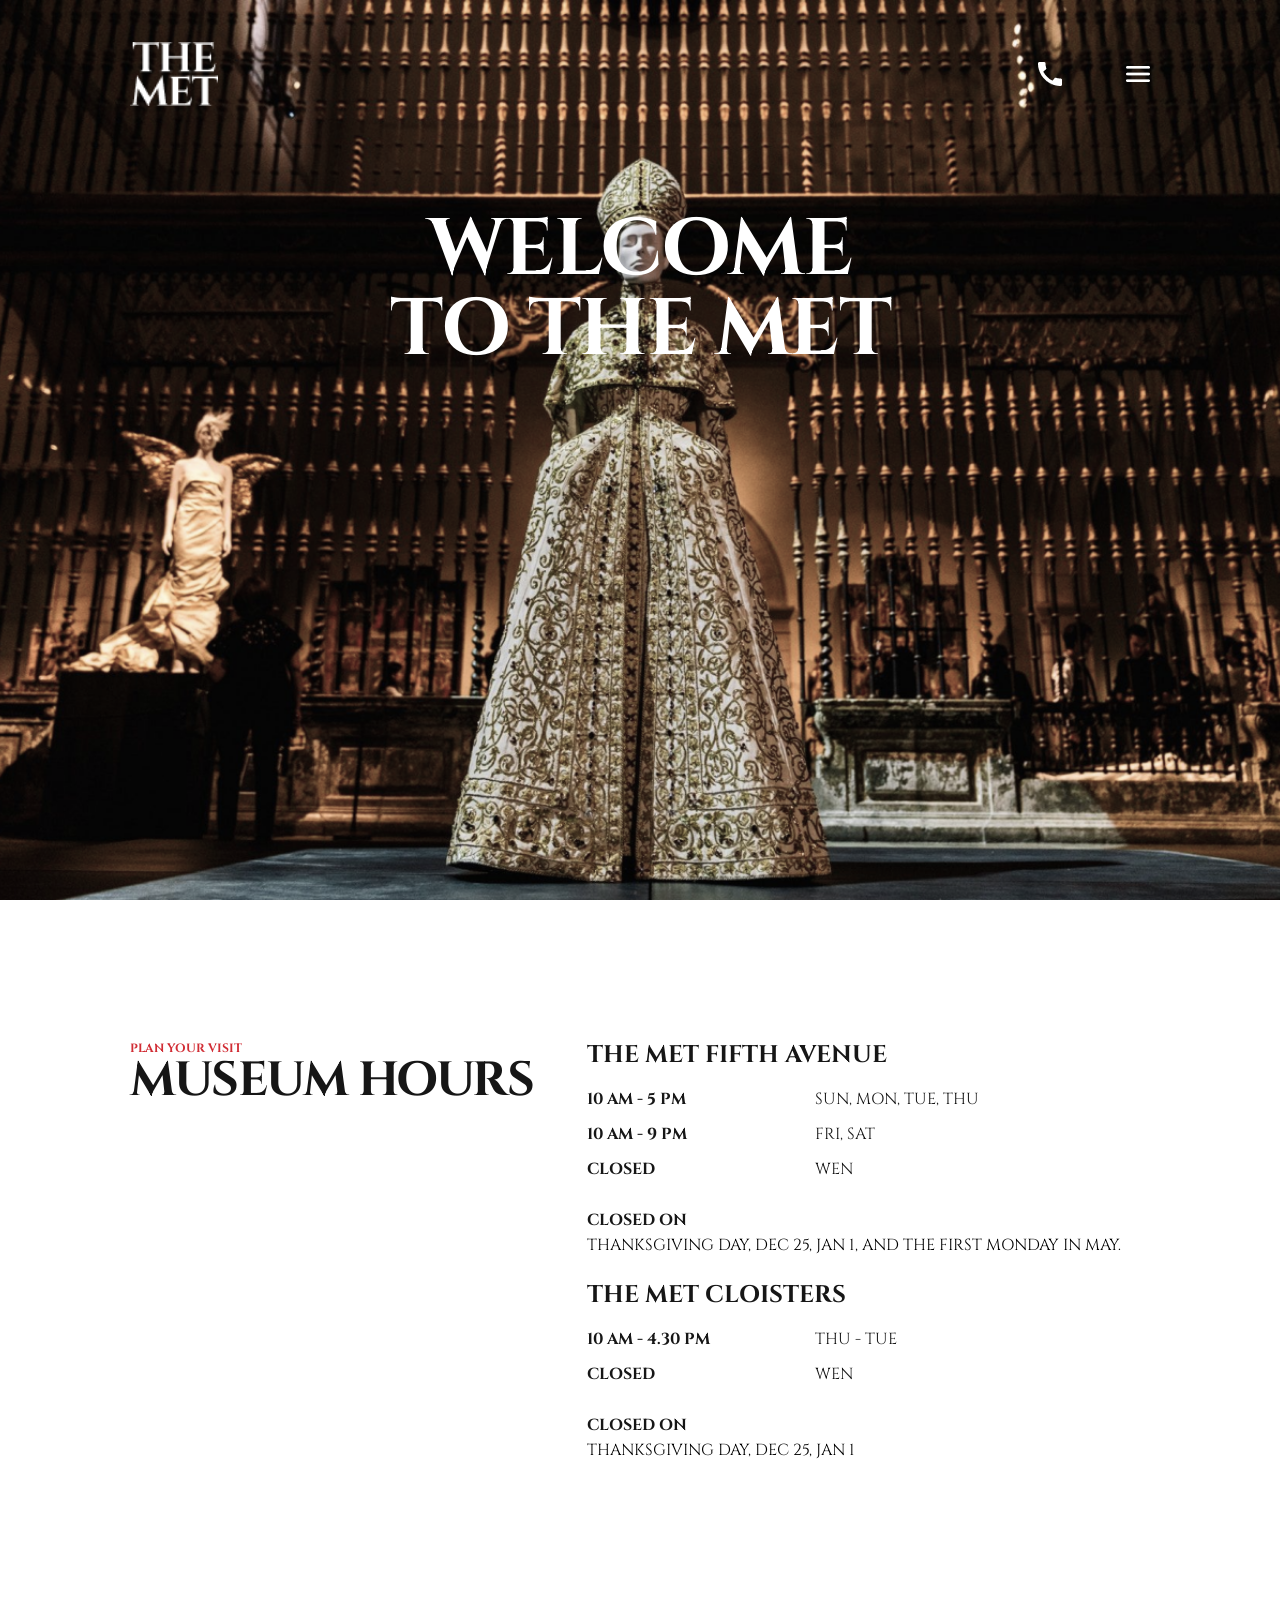
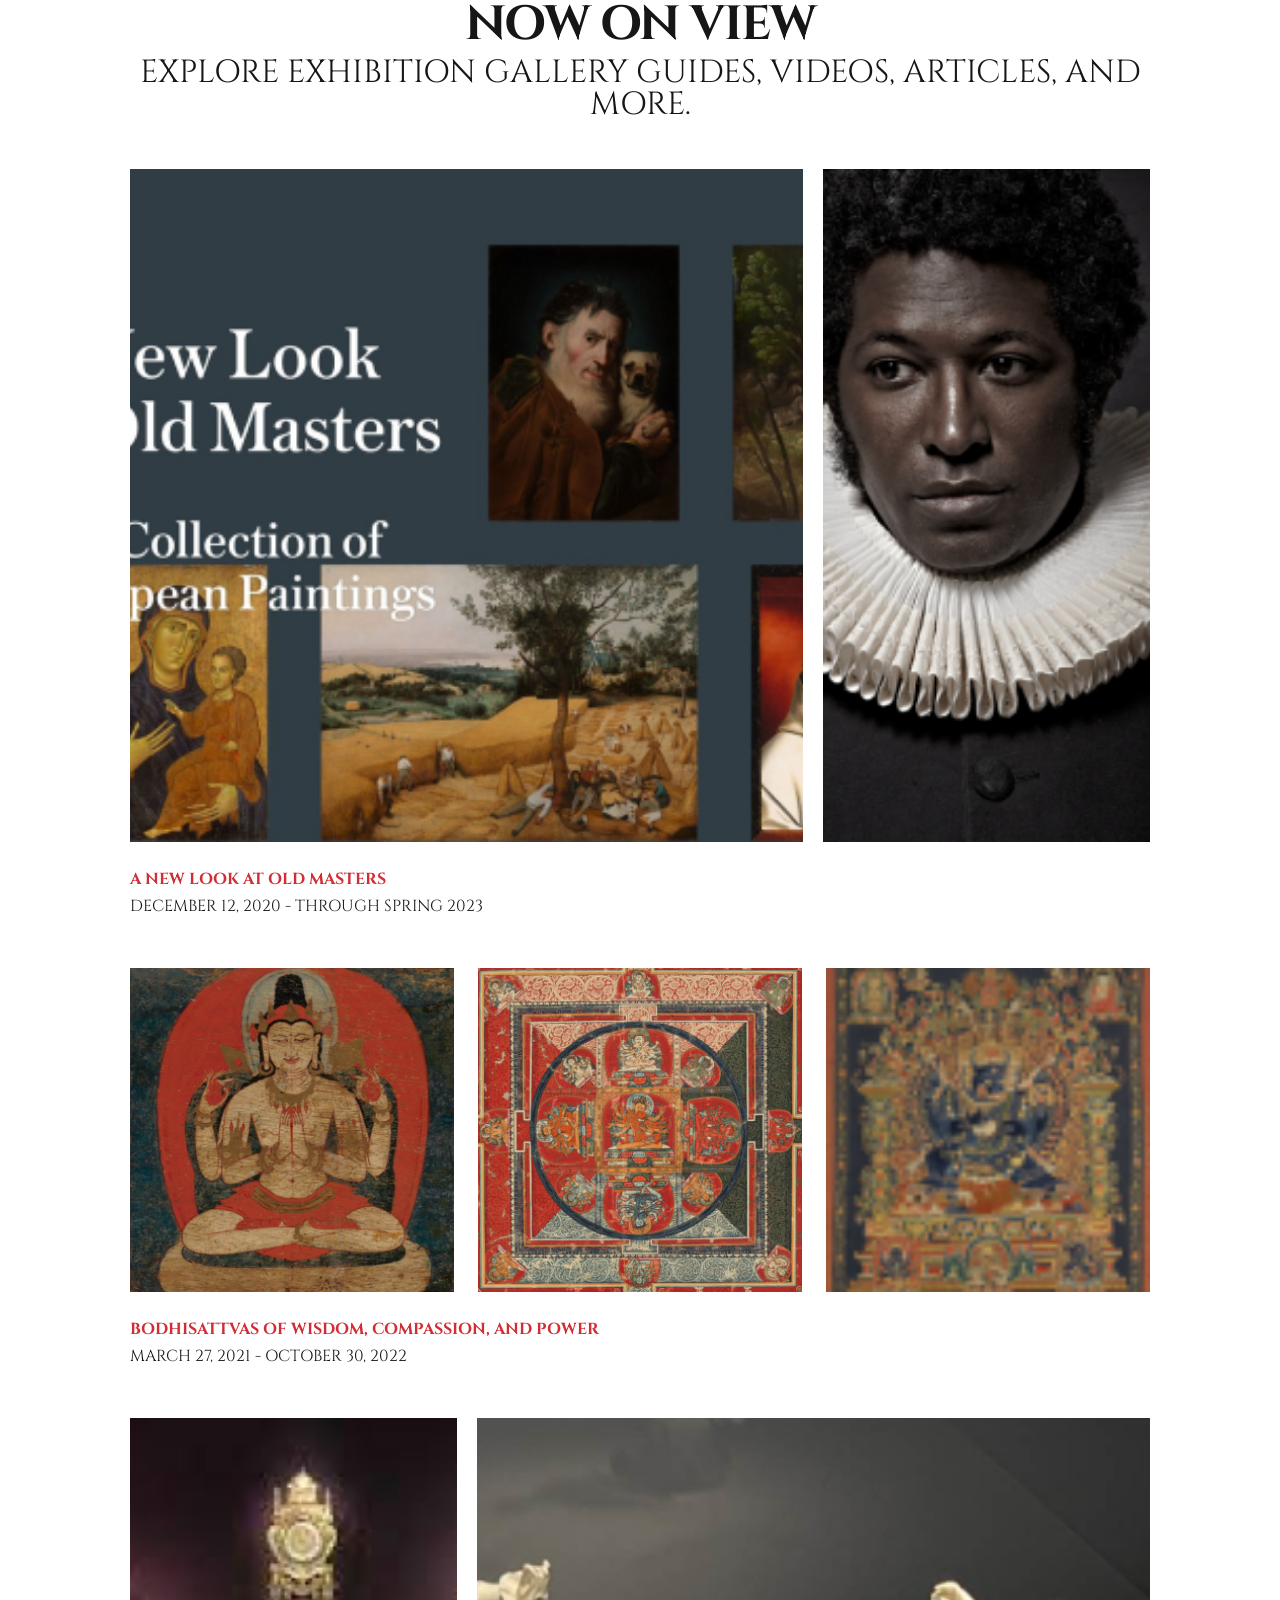
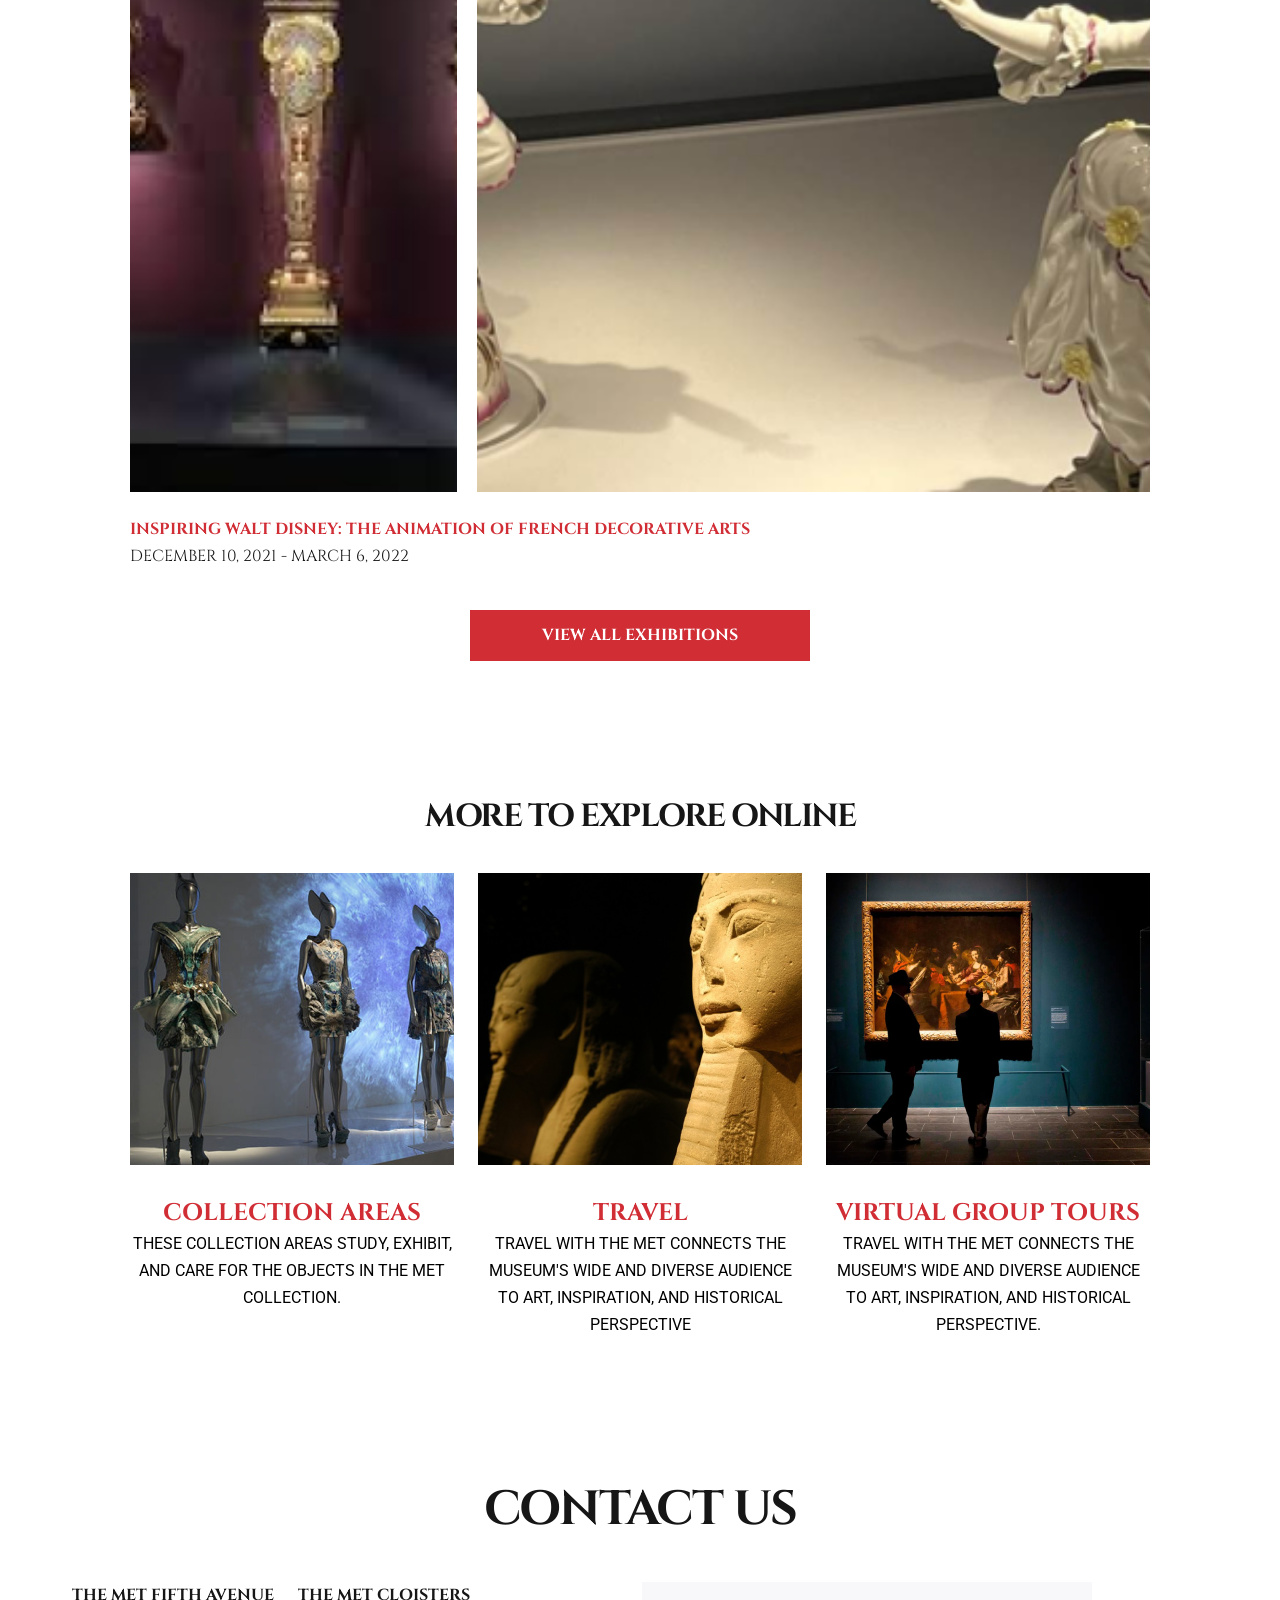
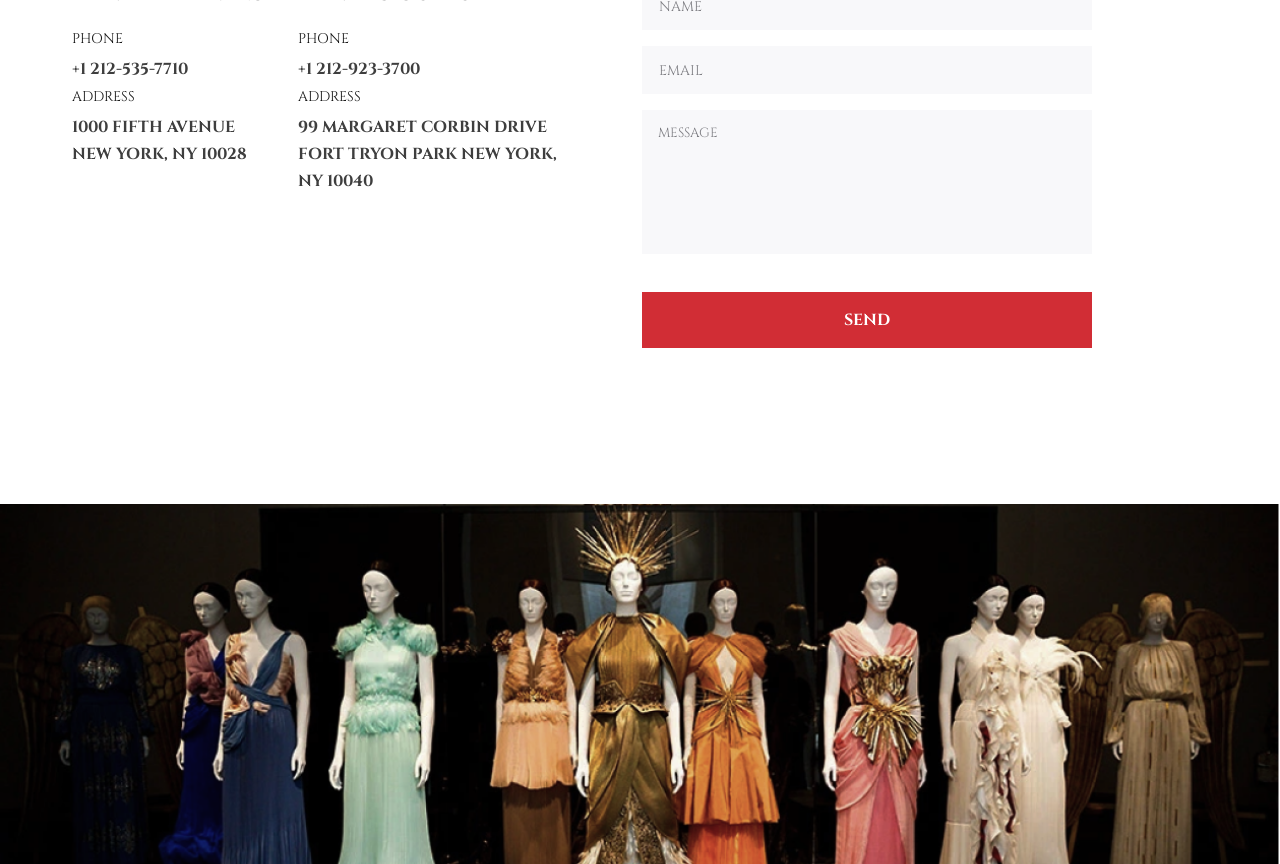
<file: index.html>
<!DOCTYPE html><html lang="en"><head><meta charset="UTF-8"><meta name="viewport" content="width=device-width, initial-scale=1.0"><title>THE MET</title><link rel="icon" type="image/x-icon" href="favicon.ef059f1d.png"><link rel="preconnect" href="https://fonts.googleapis.com"><link rel="preconnect" href="https://fonts.gstatic.com" crossorigin="anonymous"><link href="https://fonts.googleapis.com/css2?family=Cinzel:wght@400;700&family=Roboto&display=swap" rel="stylesheet"><link rel="stylesheet" href="main.0cf04268.css"><script src="main.50afef83.js" defer></script></head><body class="page"> <div class="page__wrapper"> <header class="header page__header"> <div class="header__content-wrapper"> <section class="header__controls"> <a href="#" class="header__logo-link"> <img src="THE MET.ec8ce51a.png" alt="logo" class="header__logo"> </a> <section class="header__link page__menu"> <a href="tel:+1 212-535-7710" class="header__call-link"></a> <div class="button__container"> <div class="met button__container__met"> <h3>The Met Fifth Avenue</h3> <a href="tel:+1 212-535-7710" class="button__call-link button__container__call-link"> +1 212-535-7710 </a> <h3>The Met Cloisters</h3> <a href="tel:+1 212-923-3700" class="button__call-link button__container__call-link"> +1 212-923-3700 </a> </div> <button class="button" id="buton"> </button> </div> <a href="#menu" class="header__menu-toggler" id="menuOn"> </a> </section> </section> <h1 class="header__title"> Welcome <br> to The MET </h1> </div> </header> <section class="slider page__slider" id="menu"> <div class="slider__menu-wrapper"> <section class="slider__controls"> <a href="#" class="header__logo-link"> <img src="THE MET.ec8ce51a.png" alt="logo" class="header__logo"> </a> <a href="#" class="slider__menu-toggler" id="menuOff"> </a> </section> <nav class="nav"> <ul class="slider__nav__list"> <li class="slider__nav__items"> <a href="#" class="slider__nav__links">Home</a> </li> <li class="slider__nav__items"> <a href="#timings" class="slider__nav__links">Visiting Hours</a> </li> <li class="slider__nav__items"> <a href="#exhibition" class="slider__nav__links">Gallery</a> </li> <li class="slider__nav__items"> <a href="#explore" class="slider__nav__links">Explore</a> </li> <li class="slider__nav__items"> <a href="#contact" class="slider__nav__links">Contacts</a> </li> </ul> </nav> <span class="slider__span__details" id="phone-call"> <h3 class="slider__span__address">The Met Fifth Avenue</h3> <a href="tel:+1 212-535-7710" class="slider__nav__links slider__span__call"> +1 212-535-7710 </a> <h3 class="slider__span__address">The Met Cloisters</h3> <a href="tel:+1 212-923-3700" class="slider__nav__links slider__span__call"> +1 212-923-3700 </a> </span> <a href="tel:+1 212-535-7710" class="slider__nav__links slider__order"> call to order </a> </div> </section> <section class="schedule" id="timings"> <div class="schedule__wrapper"> <div class="schedule__plan"> <div class="schedule__plan-wrapper"> <h3 class="schedule__text">Plan your visit</h3> <h1 class="schedule__title">Museum <br class="schedule__title__break"> hours </h1> </div> </div> <div class="schedule__venue"> <div class="schedule__timings"> <h2 class="schedule__venue__title">The Met Fifth Avenue</h2> <div class="schedule__table"> <div class="schedule__time"> <p class="schedule__hour">10 am - 5 pm</p> <p class="schedule__day">Sun, Mon, Tue, Thu</p> </div> <div class="schedule__time"> <p class="schedule__hour">10 am - 9 pm</p> <p class="schedule__day">Fri, Sat</p> </div> <div class="schedule__time"> <p class="schedule__hour schedule__watch">Closed</p> <p class="schedule__day schedule__watch">Wen</p> </div> </div> <h2 class="schedule__closed"> Closed on </h2> <p class="schedule__closed-text"> Thanksgiving Day, Dec 25, Jan 1, and the first Monday in May. </p> </div> <div class="schedule__timings"> <h2 class="schedule__venue__title">The Met Cloisters</h2> <div class="schedule__table"> <div class="schedule__time"> <p class="schedule__hour schedule__watch">10 am - 4.30 pm</p> <p class="schedule__day schedule__watch">Thu - Tue</p> </div> <div class="schedule__time"> <p class="schedule__hour schedule__watch">Closed</p> <p class="schedule__day schedule__watch">Wen</p> </div> </div> <h2 class="schedule__closed"> Closed on </h2> <p class="schedule__closed-text_last"> Thanksgiving Day, Dec 25, Jan 1 </p> </div> </div> </div> </section> <section class="exhibition" id="exhibition"> <div class="exhibition__wrapper"> <div class="exhibition__title-wrapper"> <h2 class="exhibition__title">Now On View</h2> <p class="exhibition__intro"> Explore exhibition gallery guides, videos, articles, and more. </p> </div> <div class="exhibition__section__wrapper"> <section class="exhibition__section"> <div class="exhibition__row"> <div class="exhibition__photo exhibition__photo--cols--1-4"> <img src="first.278bf83b.png" alt="image" class="exhibition__image exhibition__image1"> </div> <div class="exhibition__photo exhibition__photo--cols--5-6"> <img src="second.4c09fbd5.png" alt="image" class="exhibition__image exhibition__image2"> </div> </div> <h2 class="exhibition__row__title">A New Look at Old Masters</h2> <p class="exhibition__caption"> December 12, 2020 - Through Spring 2023 </p> </section> <section class="exhibition__section"> <div class="exhibition__row exhibition__row-mid"> <div class="exhibition__photo"> <img src="third.57ce72df.png" alt="image" class="exhibition__image"> </div> <div class="exhibition__photo"> <img src="fourth.05296958.png" alt="image" class="exhibition__image exhibition__image2"> </div> <div class="exhibition__row-mid-photo3"> <img src="fifith.d6f7db70.png" alt="image" class="exhibition__row-mid-image3"> </div> </div> <h2 class="exhibition__row__title"> Bodhisattvas of Wisdom, Compassion, and Power </h2> <p class="exhibition__caption"> March 27, 2021 - October 30, 2022 </p> </section> <section class="exhibition__section-last"> <div class="exhibition__row"> <div class="exhibition__photo exhibition__photo--cols--1-2"> <img src="sixth.3bdec704.png" alt="image" class="exhibition__image exhibition__image1"> </div> <div class="exhibition__photo exhibition__photo--cols--3-6"> <img src="seventh.7e4e0d50.png" alt="image" class="exhibition__image"> </div> </div> <h2 class="exhibition__row__title"> Inspiring Walt Disney: The Animation of French Decorative Arts </h2> <p class="exhibition__caption"> December 10, 2021 - March 6, 2022 </p> </section> </div> <a href="#" class="exhibition__button"> View all exhibitions </a> </div> </section> <section class="explore" id="explore"> <div class="explore__wrapper"> <h2 class="explore__title">More to Explore Online</h2> <div class="explore__gallery__wrapper"> <section class="explore__gallery"> <div class="explore__gallery__photo"> <img src="explore1.d062a0f7.png" alt="image" class="explore__gallery__image"> </div> <div class="explore__gallery__caption__wrapper"> <h3 class="explore__gallery__title">Collection Areas</h3> <p class="explore__gallery__caption">These collection areas study, exhibit, and care for the objects in The Met collection.</p> </div> </section> <section class="explore__gallery"> <div class="explore__gallery__photo"> <img src="explore2.efdec495.png" alt="image" class="explore__gallery__image"> </div> <div class="explore__gallery__caption__wrapper"> <h3 class="explore__gallery__title">Travel</h3> <p class="explore__gallery__caption"> Travel with The Met connects the Museum's wide and diverse audience to art, inspiration, and historical perspective </p> </div> </section> <section class="explore__gallery"> <div class="explore__gallery__photo"> <img src="explore3.e7e7fcb6.png" alt="image" class="explore__gallery__image"> </div> <div class="explore__gallery__caption__wrapper"> <h3 class="explore__gallery__title">Virtual group tours</h3> <p class="explore__gallery__caption"> Travel with The Met connects the Museum's wide and diverse audience to art, inspiration, and historical perspective. </p> </div> </section> </div> </div> </section> <section class="contact" id="contact"> <h2 class="contact__title">Contact us</h2> <div class="contact__wrapper"> <div class="contact__address"> <div class="contact__address__wrapper contact__address__wrapper1"> <h3 class="contact__address__title">The Met Fifth Avenue</h3> <h4 class="contact__phone">Phone</h4> <a href="tel:+1 212-535-7710" class="contact__phone-number"> +1 212-535-7710 </a> <h4 class="contact__add-ress">Address</h4> <a href="https://goo.gl/maps/xkCywt2WPZTp8PPJA" class="contact__address__detail"> 1000 Fifth Avenue New York, NY 10028 </a> </div> <div class="contact__address__wrapper"> <h3 class="contact__address__title">The Met Cloisters</h3> <h4 class="contact__phone">Phone</h4> <a href="tel:+1 212-923-3700" class="contact__phone-number"> +1 212-923-3700 </a> <h4 class="contact__add-ress">Address</h4> <a href="https://goo.gl/maps/TWaxeZnXTAqcbtB46" class="contact__address__detail"> 99 Margaret Corbin Drive Fort Tryon Park New York, NY 10040 </a> </div> </div> <div class="form__wrapper"> <form action="/" class="form" id="form" method="post"> <label for="name"> <input required type="text" class="form__field" placeholder="Name" id="name"> </label> <label for="email"> <input required type="email" class="form__field" placeholder="Email" id="email"> </label> <textarea name="Message" class="form__field__textarea" placeholder="MESSAGE" required></textarea> <button type="submit" class="form__button"> Send </button> </form> </div> </div> </section> <footer class="footer"> </footer> </div> </body></html>
</file>
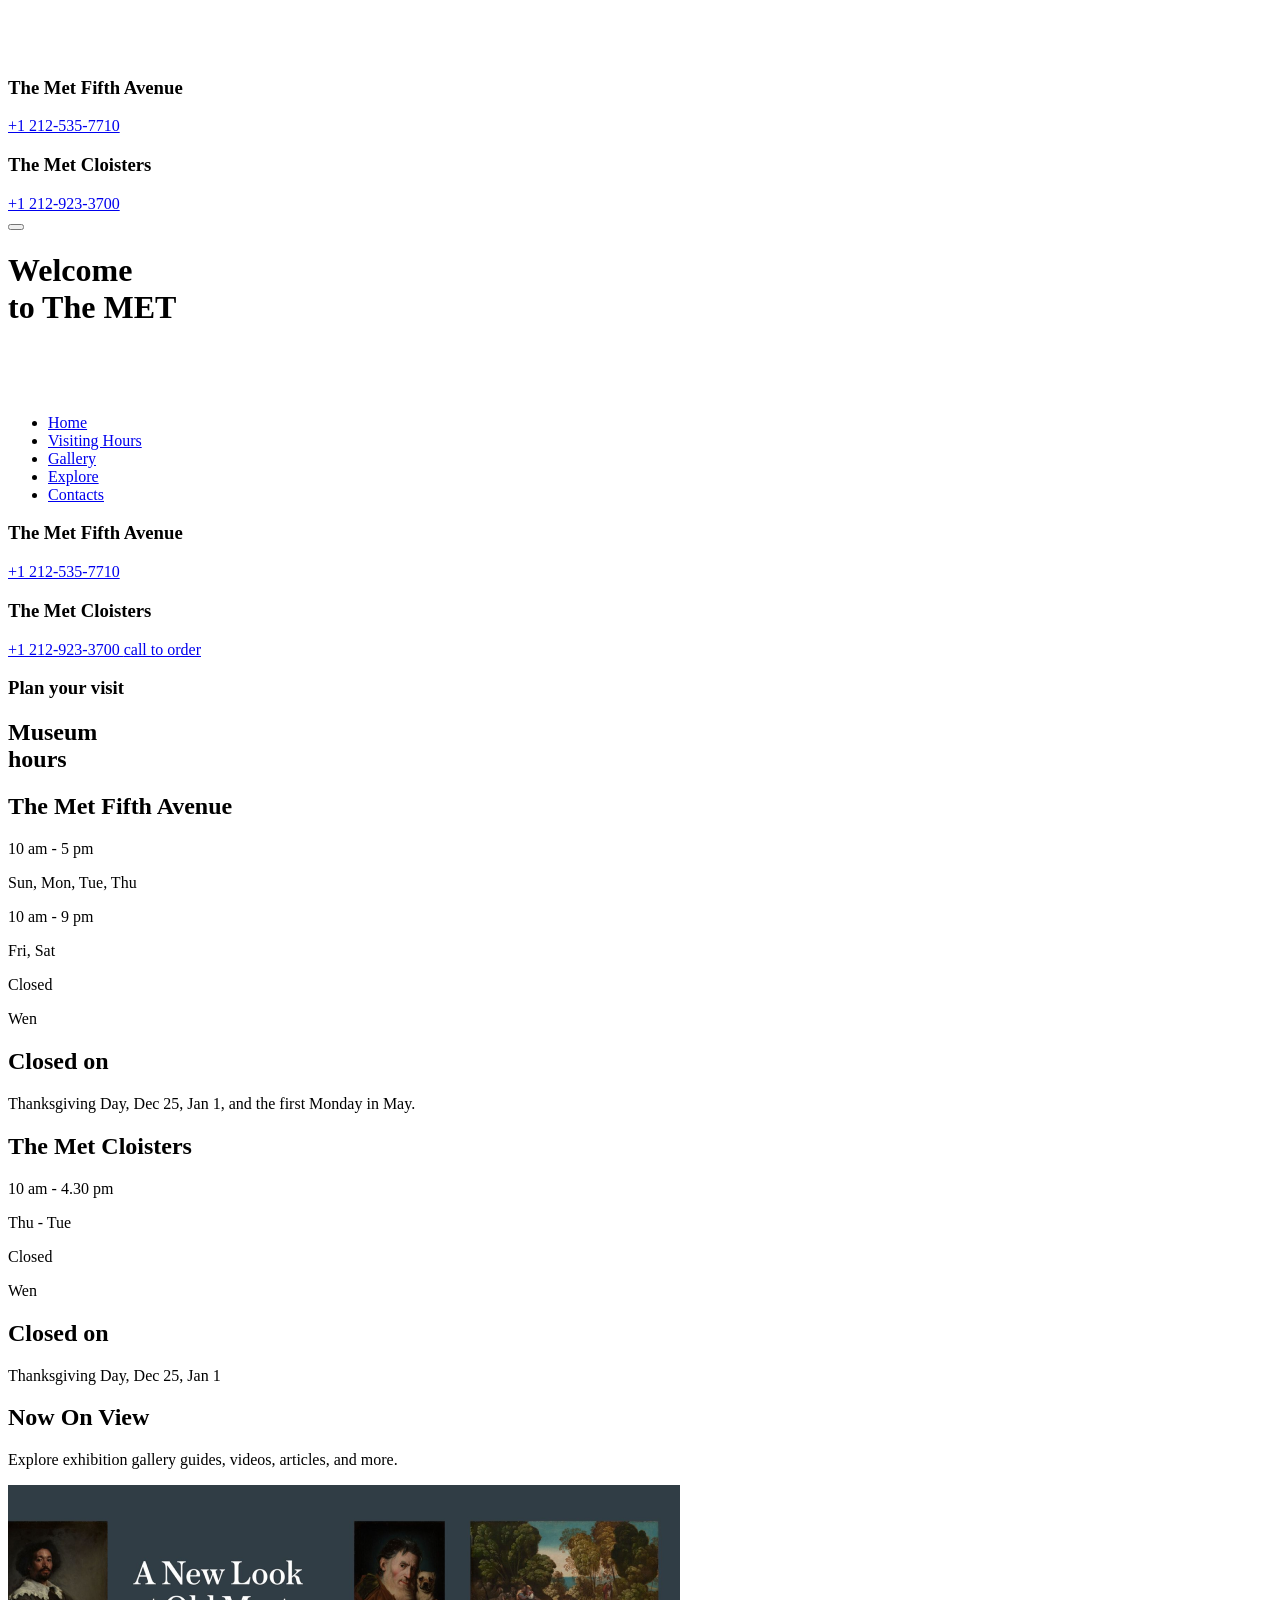
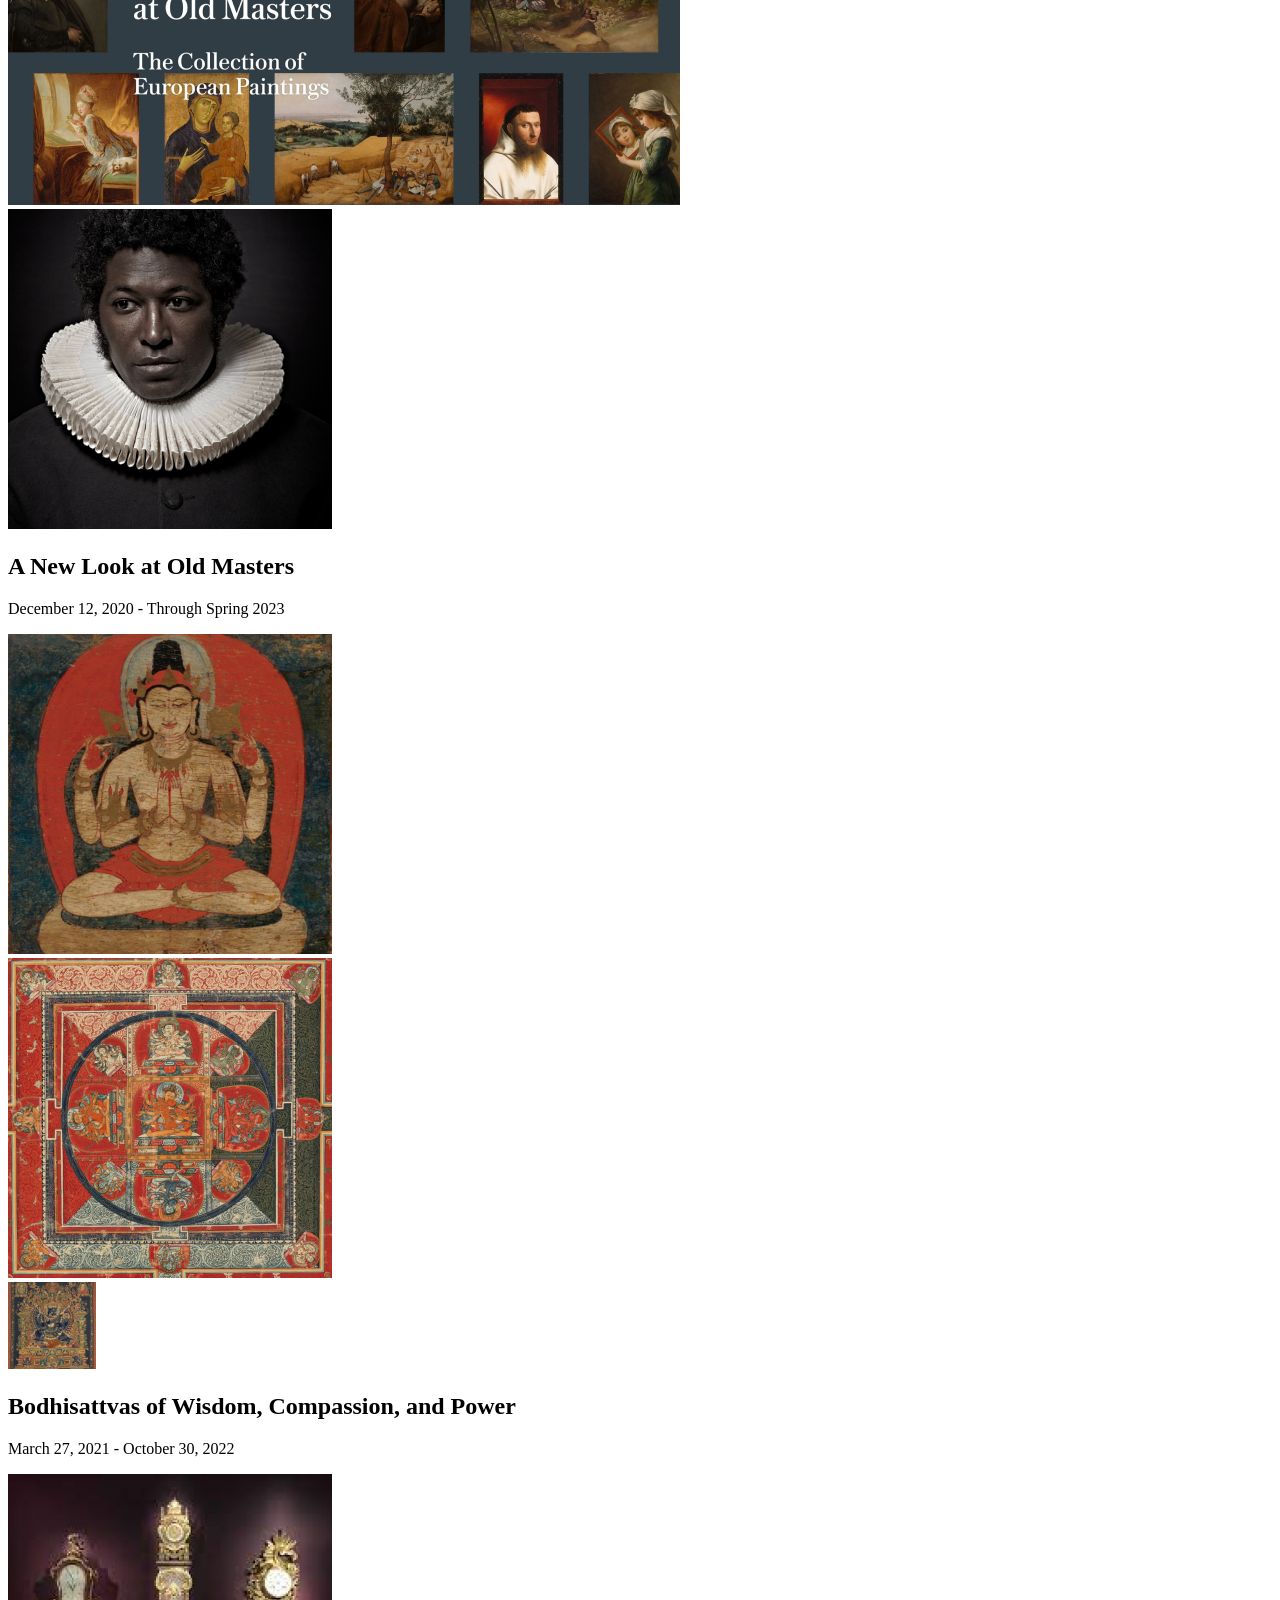
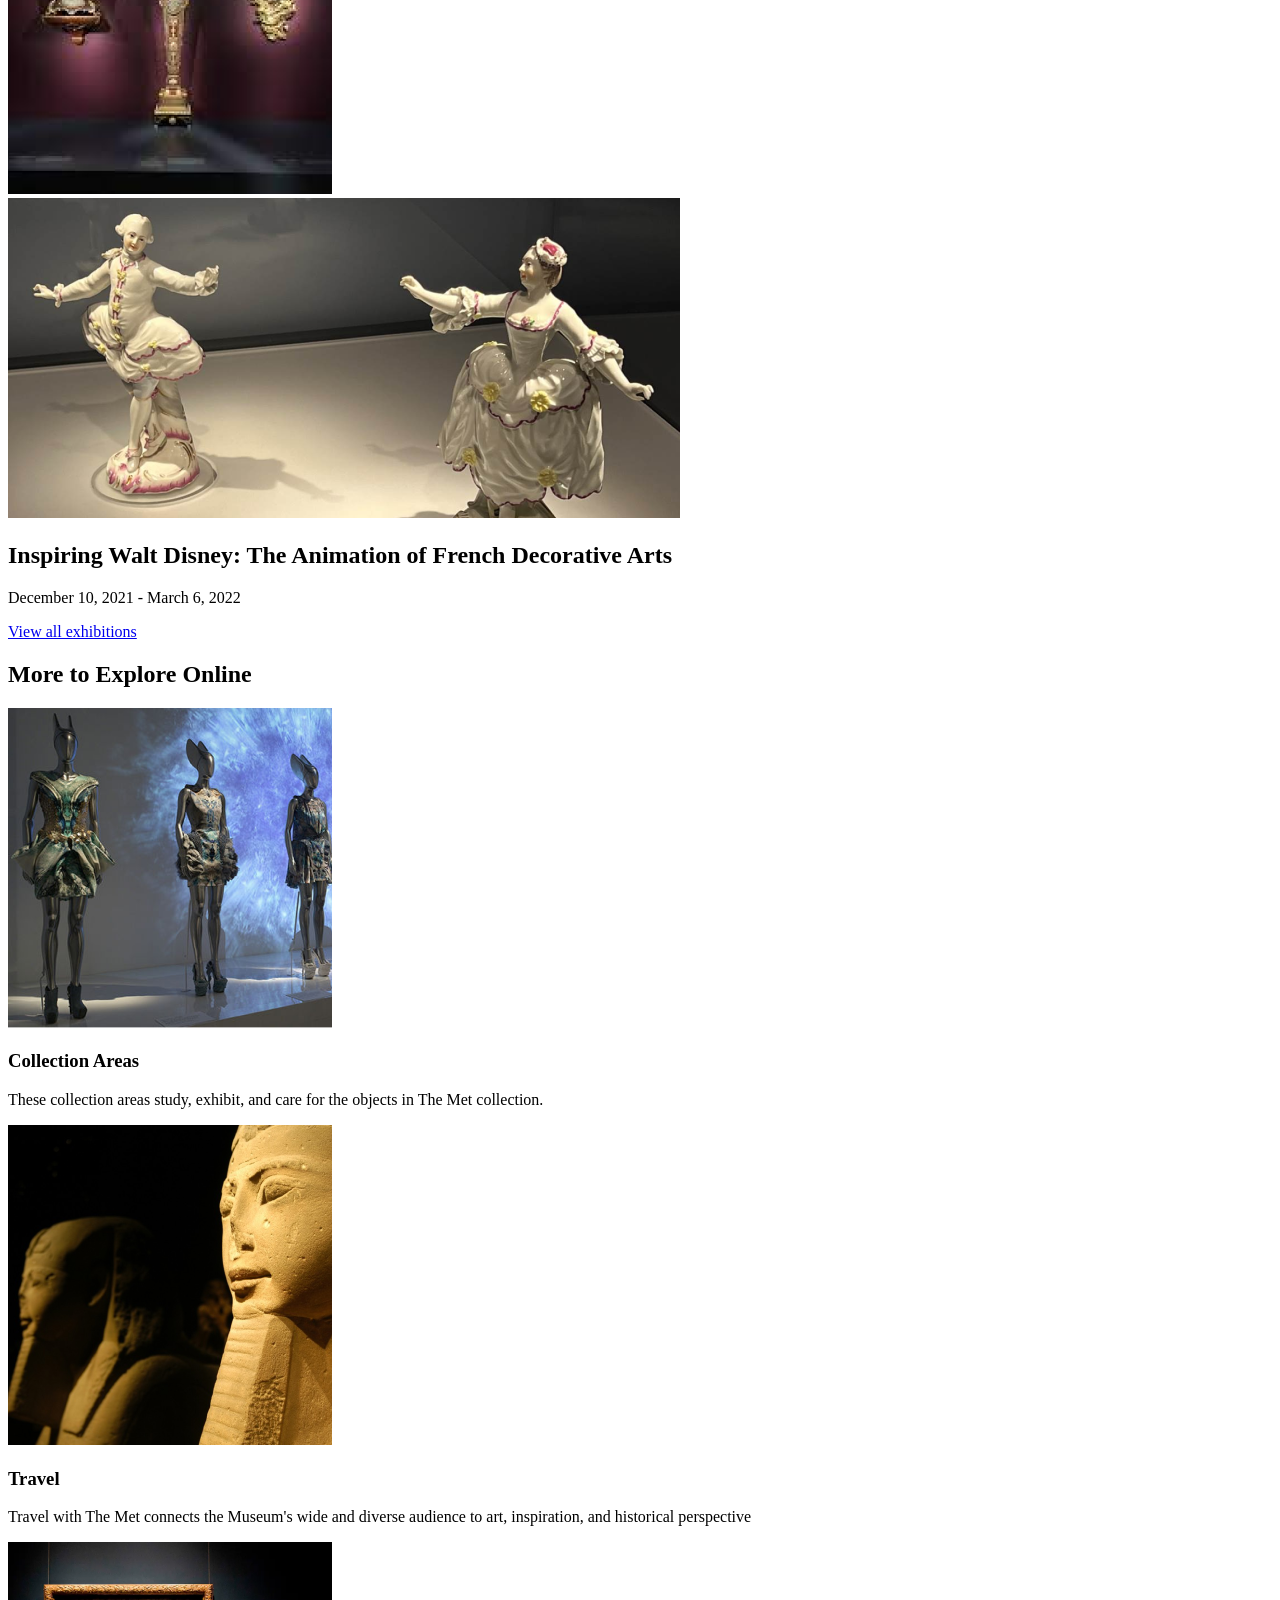
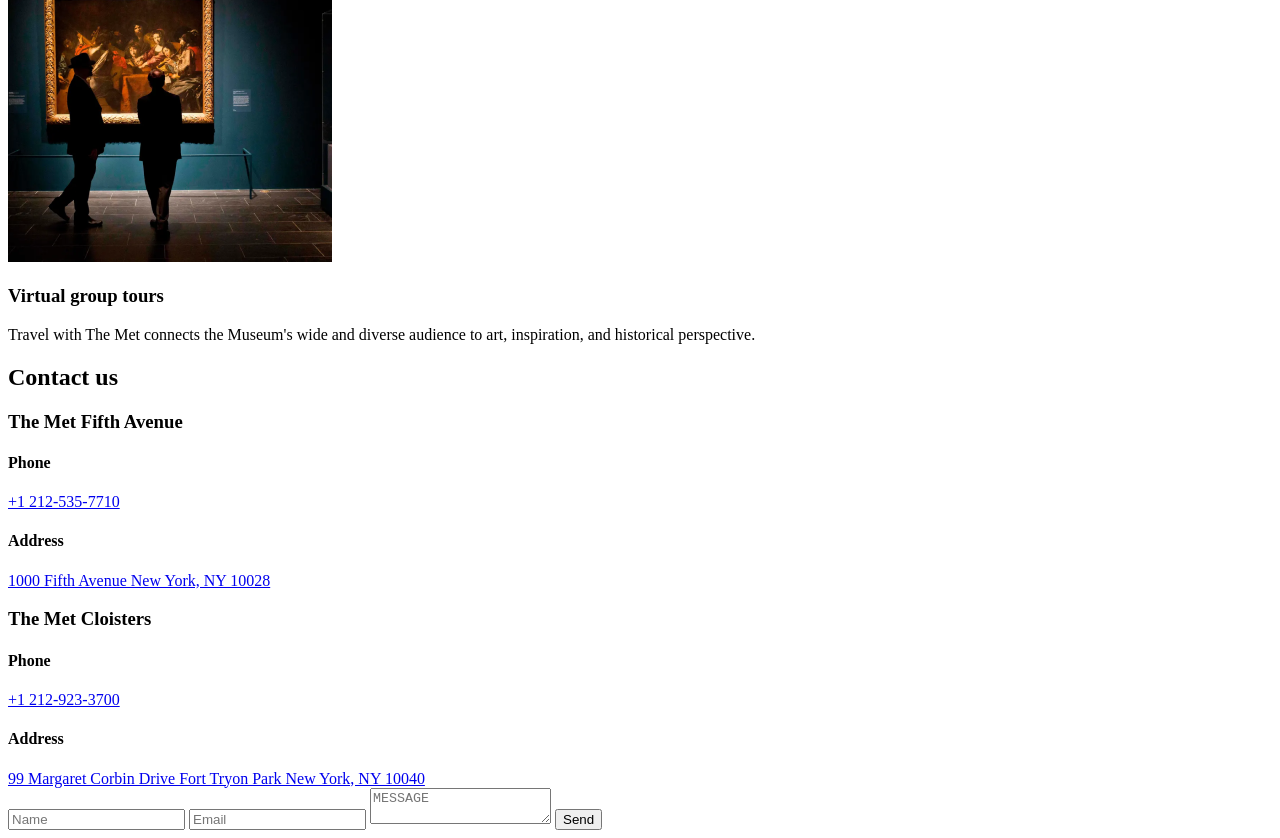
<file: src/index.html>
<!DOCTYPE html>
<html lang="en">
  <head>
    <meta charset="UTF-8">
    <meta name="viewport" content="width=device-width, initial-scale=1.0">
    <title>THE MET</title>
    <link
     rel="icon"
     type="image/x-icon"
     href="images/favicon.png"
    >

    <link rel="preconnect" 
      href="https://fonts.googleapis.com"
    >

    <link 
      rel="preconnect" 
      href="https://fonts.gstatic.com" 
      crossorigin="anonymous"
    >

    <link   
      href="https://fonts.googleapis.com/css2?family=Cinzel:wght@400;700&family=Roboto&display=swap" 
      rel="stylesheet"
    >
    
    <link rel="stylesheet" href="styles/main.scss">
    <script src="scripts/main.js" defer></script>
    
  </head>
  <body class="page">

    <div class="page__wrapper">
      <header class="header page__header">
        <div class="header__content-wrapper">
          <section class="header__controls">
            <a 
              href="#" 
              class="header__logo-link"
            >
              <img
                src="images/THE MET.png" 
                alt="logo" 
                class="header__logo"
              >
            </a>
            <section class="header__link page__menu">
              <a href="tel:+1 212-535-7710" class="header__call-link"></a>
              <div class="button__container">
                <div class="met button__container__met">
                  <h3>The Met Fifth Avenue</h3>
                  <a href="tel:+1 212-535-7710" 
                    class="button__call-link button__container__call-link"
                  >
                    +1 212-535-7710
                  </a>
                  <h3>The Met Cloisters</h3>
                  <a href="tel:+1 212-923-3700" 
                    class="button__call-link button__container__call-link"
                  >
                    +1 212-923-3700
                  </a>

                </div>
                <button 
                  class="button" 
                  id="buton"
                >

                </button>
              </div>


              <a 
                href="#menu"
                class="header__menu-toggler"
                id="menuOn">
              </a>
            </section>
          </section>
  
          <h1 class="header__title">
            Welcome 
            <br>
            to The MET
          </h1>
        </div>
  
      </header>

      <section class="slider page__slider" id="menu">
        <div class="slider__menu-wrapper">
          <section class="slider__controls">
            <a 
              href="#" 
              class="header__logo-link"
            >
              <img
                src="images/THE MET.png" 
                alt="logo" 
                class="header__logo"
              >
            </a>
            <a 
              href="#" 
              class="slider__menu-toggler" 
              id="menuOff">
            </a>
          </section>
          <nav class="nav">
            <ul class="slider__nav__list">
              <li class="slider__nav__items">
                <a href="#" class="slider__nav__links">Home</a>
              </li>
              <li class="slider__nav__items">
                <a href="#timings" class="slider__nav__links">Visiting Hours</a>
              </li>
              <li class="slider__nav__items">
                <a href="#exhibition" class="slider__nav__links">Gallery</a>
              </li>
              <li class="slider__nav__items">
                <a href="#explore" class="slider__nav__links">Explore</a>
              </li>
              <li class="slider__nav__items">
                <a href="#contact" class="slider__nav__links">Contacts</a>
              </li>
            </ul>
            
          </nav>
          <span class="slider__span__details" id="phone-call">
            <h3 class="slider__span__address">The Met Fifth Avenue</h3>
            <a 
              href="tel:+1 212-535-7710"
              class=" slider__nav__links slider__span__call"
            >
              +1 212-535-7710
            </a>
            <h3 class="slider__span__address">The Met Cloisters</h3>
            <a 
              href="tel:+1 212-923-3700" 
              class=" slider__nav__links slider__span__call"
            >
              +1 212-923-3700
            </a>

          </span>
          <a 
            href="tel:+1 212-535-7710" 
            class="slider__nav__links slider__order"
          >
            call to order
          </a>
          
        </div>
      </section>
  
      <section class="schedule" id="timings">
  
        <div class="schedule__wrapper">
  
          <div class="schedule__plan">
            <div class="schedule__plan-wrapper">
              <h3 class="schedule__text">Plan your visit</h3>
              <h1 class="schedule__title">Museum 
                <br class="schedule__title__break">
                hours
              </h1>
            </div>
            
          </div>
  
          <div class="schedule__venue">
            
            <div class="schedule__timings">
              <h2 class="schedule__venue__title">The Met Fifth Avenue</h2>
              
              <div class="schedule__table">
                <div class="schedule__time">
                  <p class="schedule__hour">10 am - 5 pm</p>
                  <p class="schedule__day">Sun, Mon, Tue, Thu</p>
                </div>

                <div class="schedule__time">
                  <p class="schedule__hour">10 am - 9 pm</p>
                  <p class="schedule__day">Fri, Sat</p>
                </div>
                <div class="schedule__time">
                  <p class="schedule__hour schedule__watch">Closed</p>
                  <p class="schedule__day schedule__watch">Wen</p>
                </div>
    
              </div>
              <h2 class="schedule__closed">
                Closed on
              </h2>
              <p class="schedule__closed-text"
              >
                Thanksgiving Day, Dec 25, Jan 1, and the first Monday in May.
              </p>
              
  
            </div>
            <div class="schedule__timings">
              <h2 class="schedule__venue__title">The Met Cloisters</h2>
            
              <div class="schedule__table">
  
                <div class="schedule__time">
                  <p class="schedule__hour schedule__watch">10 am - 4.30 pm</p>
                  <p class="schedule__day schedule__watch">Thu - Tue</p>
                </div>
                <div class="schedule__time">
                  <p class="schedule__hour schedule__watch">Closed</p>
                  <p class="schedule__day schedule__watch">Wen</p>
                </div>
              </div>
              <h2 class="schedule__closed">
                Closed on
              </h2>
              <p class="schedule__closed-text_last"
              >
                Thanksgiving Day, Dec 25, Jan 1
              </p>
            </div>
          </div>
        </div>
  
      </section>
  
      <section class="exhibition" id="exhibition">
        <div class="exhibition__wrapper">
          <div class="exhibition__title-wrapper">
            <h2 class="exhibition__title">Now On View</h2>
            <p class=" exhibition__intro">
              Explore exhibition gallery guides, videos, articles, and more.
            </p>
          </div>
  
          <div class="exhibition__section__wrapper">
  
            <section class="exhibition__section">
  
              <div class="exhibition__row">
                <div class="exhibition__photo exhibition__photo--cols--1-4">
                  <img 
                    src="images/first.png" 
                    alt="image" 
                    class="exhibition__image exhibition__image1"
                  >
                </div>
                <div class="exhibition__photo exhibition__photo--cols--5-6">
                  <img 
                  src="images/second.png" 
                  alt="image" 
                  class="exhibition__image exhibition__image2">
                </div>
              
              </div>
              <h2 class="exhibition__row__title">A New Look at Old Masters</h2>
              <p class="exhibition__caption"
              >
                December 12, 2020 - Through Spring 2023
              </p>
            </section>
    
            <section class="exhibition__section">
    
              <div class="exhibition__row exhibition__row-mid">
                <div class="exhibition__photo">
                  <img 
                    src="images/third.png" 
                    alt="image" 
                    class="exhibition__image"
                  >
                </div>
                <div class="exhibition__photo">
                  <img 
                  src="images/fourth.png" 
                  alt="image" 
                  class="exhibition__image exhibition__image2">
                  
                </div>
                <div class="exhibition__row-mid-photo3">
                  <img 
                  src="images/fifith.png" 
                  alt="image" 
                  class="exhibition__row-mid-image3">
                  
                </div>
              
              </div>
              <h2 class="exhibition__row__title">
                Bodhisattvas of Wisdom, Compassion, and Power
              </h2>
      
              <p class="exhibition__caption">
                March 27, 2021 - October 30, 2022
              </p>
    
            </section>
            
            <section class="exhibition__section-last">
    
              <div class="exhibition__row">
                <div class="exhibition__photo exhibition__photo--cols--1-2">
                  <img 
                    src="images/sixth.png" 
                    alt="image" 
                    class="exhibition__image exhibition__image1 "
                  >
                </div>
                <div class="exhibition__photo exhibition__photo--cols--3-6">
                  <img 
                  src="images/seventh.png" 
                  alt="image" 
                  class="exhibition__image">
                  
                </div>
              
              </div>
              <h2 class="exhibition__row__title">
                Inspiring Walt Disney: The Animation of French Decorative Arts
              </h2>
      
              <p class="exhibition__caption">
                December 10, 2021 - March 6, 2022
              </p>
    
            </section>
          </div>
         
          <a href="#" class="exhibition__button">
            View all exhibitions
          </a>

          
          
        
        </div>
      </section>
  
      <section class="explore" id="explore">
        <div class="explore__wrapper">
          <h2 class="explore__title">More to Explore Online</h2>
          <div class="explore__gallery__wrapper">
            <section class="explore__gallery">
              <div class="explore__gallery__photo">
                <img 
                  src="images/explore1.png"
                  alt="image" 
                  class="explore__gallery__image"
                >
              </div>
              <div class="explore__gallery__caption__wrapper">
                <h3 class="explore__gallery__title">Collection Areas</h3>
                <p class="explore__gallery__caption">These collection areas study, exhibit, and care for the objects in The Met collection.</p>
              </div>
            </section>
            <section class="explore__gallery">
              <div class="explore__gallery__photo">
                <img 
                  src="images/explore2.png"
                  alt="image" 
                  class="explore__gallery__image"
                >
              </div>
  
              <div class="explore__gallery__caption__wrapper">
                <h3 class="explore__gallery__title">Travel</h3>
                <p class="explore__gallery__caption">
                  Travel with The Met connects the Museum's wide and diverse audience to art, inspiration, and historical perspective
                </p>
              </div>
            </section>
            <section class="explore__gallery">
              <div class="explore__gallery__photo">
                <img src="images/explore3.png"
                  alt="image" 
                  class="explore__gallery__image"
                >
              </div>
              <div class="explore__gallery__caption__wrapper">

                <h3 class="explore__gallery__title">Virtual group tours</h3>
                <p class="explore__gallery__caption">
                  Travel with The Met connects the Museum's wide and diverse audience to art, inspiration, and historical perspective.
                </p>
              </div>
              
            </section>
          </div>
  
        </div>
      </section>
  
      <section class="contact" id="contact">
        <h2 class="contact__title">Contact us</h2>
        <div class="contact__wrapper">
          
          <div class="contact__address">
  
            <div class="contact__address__wrapper  contact__address__wrapper1">
              <h3 class="contact__address__title">The Met Fifth Avenue</h3>
              <h4 class="contact__phone">Phone</h4>
              <a 
                href="tel:+1 212-535-7710"
                class="contact__phone-number"
              >
                +1 212-535-7710
              </a>
              <h4 class="contact__add-ress">Address</h4>
              <a 
                href="https://goo.gl/maps/xkCywt2WPZTp8PPJA"
                class="contact__address__detail"
              >
                1000 Fifth Avenue
                New York, NY 10028
              </a>
            </div>
  
            <div class="contact__address__wrapper">
              <h3 class="contact__address__title">The Met Cloisters</h3>
              <h4 class="contact__phone">Phone</h4>
              <a 
                href="tel:+1 212-923-3700" 
                class="contact__phone-number"
              >
                +1 212-923-3700
              </a>
              <h4 class="contact__add-ress">Address</h4>
              <a 
                href="https://goo.gl/maps/TWaxeZnXTAqcbtB46"
                class="contact__address__detail"
              >
                99 Margaret Corbin Drive
                Fort Tryon Park
                New York, NY 10040
              </a>
            </div>
  
            
          </div>
  
          <div class="form__wrapper">
            <form
              action="/" 
              class="form"
              id="form"
              method="post"
            >
              <label for="name">
                <input 
                  required
                  type="text" 
                  class="form__field"
                  placeholder="Name"
                  id="name"
                >
              </label>
              <label for="email">
                <input 
                  required
                  type="email" 
                  class="form__field"
                  placeholder="Email"
                  id="email"
                >
              </label>
              
              
              <textarea 
                name="Message"
                class="form__field__textarea"
                placeholder="MESSAGE"
                required
              ></textarea>
  
              <button 
                type="submit"
                class="form__button"
              >
                Send
              </button>
  
  
            </form>
  
          </div>
        </div>
      </section>
  
      <footer class="footer">
      </footer>
    </div>
  </body>
</html>
</file>
<file: main.0cf04268.css>
body,h1,h2,h3,h4,p,ul{margin:0;padding:0}a{text-decoration:none}button{padding:0}input,textarea{padding:0;margin:0;border:0}*{box-sizing:border-box}html{font-family:Cinzel,serif;text-transform:uppercase;scroll-behavior:smooth}.page--with-menu{overflow:hidden}.page__slider{height:100vh;position:fixed;left:0;right:0;top:0;transform:translateX(100%);transition:transform .5s}.page__slider:target{transform:translateX(0)}.header{height:100vh;background-image:url(header.0e11829b.png);background-position:top;background-repeat:no-repeat;background-size:cover;padding:24px 20px 0}@media (min-width:520px){.header{padding:32px 40px 0}}@media (min-width:864px){.header{padding-left:72px;padding-right:72px;padding-top:42px}}.header__content-wrapper{height:100%;margin:0 auto;display:flex;flex-direction:column;max-width:1020px}.header__controls{display:flex;justify-content:space-between;padding-bottom:128px}@media (min-width:520px){.header__controls{padding-bottom:160px}}@media (min-width:864px){.header__controls{padding-bottom:104px}}.header__menu-toggler{display:block;width:18px;height:12px;border:none;background-color:transparent;background-image:url(menu.264c4c96.png);cursor:pointer;background-repeat:no-repeat;background-position:50%;background-size:cover;transition:transform .5s}.header__menu-toggler:hover{background-image:url(menu-hover.c63a358b.png)}@media (min-width:520px){.header__menu-toggler{width:24px;height:16px}}.header__logo{display:block;width:64px;height:46px;transition:transform .5s}.header__logo:hover{transform:scale(1.1)}@media (min-width:520px){.header__logo{width:88px;height:64px}}.header__link{display:flex;align-items:center;column-gap:30px}@media (min-width:520px){.header__link{column-gap:64px}}.header__call-link{display:block;width:18px;height:18px;background-image:url(phone.e2e2619e.png);background-repeat:no-repeat;background-position:50%;background-size:cover;transition:transform .5s}.header__call-link:hover{transform:scale(1.1)}@media (min-width:520px){.header__call-link{width:24px;height:24px}}@media (min-width:864px){.header__call-link{display:none}}.header__title{font-size:40px;line-height:40px;font-weight:700;letter-spacing:-1.5px;color:#fff;font-family:Cinzel,serif;text-align:center}@media (min-width:520px){.header__title{font-size:60px;line-height:60px;font-weight:700}}@media (min-width:864px){.header__title{font-size:80px;line-height:80px;font-weight:700}}.button{display:none;position:relative;width:24px;height:24px;border:none;background-color:transparent;background-image:url(phone.e2e2619e.png);cursor:pointer;background-repeat:no-repeat;background-position:50%;background-size:cover}@media (min-width:864px){.button{display:block}}.button__container{position:relative;display:none}@media (min-width:864px){.button__container{display:flex;column-gap:20px;align-items:center;text-align:right}.button__container:hover .met{opacity:1;pointer-events:all}}.button__container__met{opacity:0;pointer-events:none;position:absolute;width:max-content;transform:translateX(-100%);padding-right:20px;transition:opacity .5s}.button__container__call-link,.button__container__met{color:#fff;font-size:16px;line-height:27px;font-weight:700}.slider{height:100vh;background-color:#d12d35;background-position:top;padding:24px 20px 0;overflow:hidden}@media (min-width:520px){.slider{padding:32px 40px 0}}@media (min-width:864px){.slider{padding:32px 72px 0}}.slider__menu-wrapper{margin:0 auto;max-width:1020px}.slider__controls{display:flex;justify-content:space-between;margin-bottom:55px;align-items:center}.slider__menu-toggler{background-image:url(cross.dbc341b5.png);display:block;width:18px;height:12px;border:none;background-color:transparent;cursor:pointer;background-repeat:no-repeat;background-position:50%;background-size:cover}.slider__nav__list{text-decoration:none;list-style-type:none;margin-bottom:40px}.slider__nav__items:not(:last-child){margin-bottom:16px}.slider__nav__links{display:block;width:max-content;border-bottom:1px solid transparent;font-size:22px;line-height:22px;font-weight:700;letter-spacing:2px;color:#fff;font-family:Cinzel,serif}.slider__nav__links:hover{border-bottom-color:#fff}.slider__span__call,.slider__span__details{font-size:16px;line-height:27px;font-weight:700;color:#fff}.slider__order{font-size:12px;line-height:16px;font-weight:700;color:#fff;letter-spacing:2px;margin-top:16px;border-bottom-color:#fff}.schedule{padding:100px 20px}@media (min-width:520px){.schedule{padding:140px 40px}}@media (min-width:864px){.schedule{padding-left:72px;padding-right:72px}}.schedule__wrapper{margin:0 auto;display:flex;flex-direction:column;row-gap:32px;max-width:1020px}@media (min-width:520px){.schedule__wrapper{flex-direction:row;column-gap:24px}}.schedule__plan-wrapper{margin:0 auto}.schedule__text{font-size:12px;line-height:17px;color:#d12d35}.schedule__text,.schedule__title{font-weight:700;font-family:Cinzel,serif}.schedule__title{font-size:32px;line-height:32px;color:#161616;letter-spacing:-1.5px}@media (min-width:520px){.schedule__title{font-size:48px;line-height:48px;font-weight:700;text-align:left}}.schedule__title__break{display:none}@media (min-width:520px){.schedule__title__break{display:inline-block}}@media (min-width:864px){.schedule__title__break{display:none}}.schedule__venue{margin:0 auto}.schedule__venue__title{font-size:24px;line-height:30px;font-weight:700;color:#161616;padding-bottom:16px}.schedule__timings:not(:last-child){padding-bottom:24px}.schedule__table{display:flex;flex-direction:column;padding-bottom:16px}.schedule__time{display:flex;column-gap:24px;padding-bottom:8px}.schedule__hour{flex-basis:40%;font-weight:700}.schedule__day,.schedule__hour{font-size:16px;line-height:27px;color:#161616}.schedule__day{flex-basis:60%;font-weight:400}.schedule__closed{font-size:16px;line-height:27px;font-weight:700;color:#161616}.exhibition{padding:0 20px}@media (min-width:520px){.exhibition{padding:0 40px}}@media (min-width:864px){.exhibition{padding:0 72px}}.exhibition__wrapper{height:100%;max-width:1020px;margin:0 auto 100px}@media (min-width:520px){.exhibition__wrapper{margin-bottom:140px}}.exhibition__title-wrapper{margin:0 auto;max-width:1020px}.exhibition__title{text-align:center;letter-spacing:-1.5px;padding-bottom:8px;font-size:32px;line-height:32px;font-weight:700;color:#161616}@media (min-width:520px){.exhibition__title{font-size:48px;line-height:48px;font-weight:700}}.exhibition__intro{text-align:center;padding-bottom:48px;font-size:32px;line-height:32px;font-weight:400;color:#161616}.exhibition__section{margin-bottom:48px}.exhibition__section-last{margin-bottom:40px}.exhibition__row{display:grid;grid-template-columns:repeat(2,1fr);column-gap:20px;padding-bottom:24px}@media (min-width:520px){.exhibition__row{grid-template-columns:repeat(6,1fr)}}.exhibition__row__title{font-size:16px;line-height:27px;font-weight:700;color:#d12d35}.exhibition__row-mid{grid-template-columns:repeat(3,1fr);column-gap:8px;padding-bottom:24px}@media (min-width:520px){.exhibition__row-mid{grid-template-columns:repeat(2,1fr);column-gap:24px}}@media (min-width:864px){.exhibition__row-mid{grid-template-columns:repeat(3,1fr);column-gap:24px}}.exhibition__row-mid-photo3{position:relative;width:100%;height:0;padding-bottom:100%}@media (min-width:520px){.exhibition__row-mid-photo3{display:none}}@media (min-width:864px){.exhibition__row-mid-photo3{display:block}}.exhibition__row-mid-image3{display:block;position:absolute;height:100%;width:100%;object-fit:cover;object-position:center;transition:transform .5s}.exhibition__row-mid-image3:hover{transform:scale(1.1);z-index:1}.exhibition__caption{font-size:16px;line-height:27px;font-weight:400;color:#161616}.exhibition__photo{position:relative;width:100%;height:0;padding-bottom:100%}@media (min-width:520px){.exhibition__photo{height:100%}.exhibition__photo--cols--1-1{grid-column:1/2}.exhibition__photo--cols--1-2{grid-column:1/3}.exhibition__photo--cols--1-3{grid-column:1/4}.exhibition__photo--cols--1-4{grid-column:1/5}.exhibition__photo--cols--1-5{grid-column:1/6}.exhibition__photo--cols--1-6{grid-column:1/7}.exhibition__photo--cols--2-2{grid-column:2/3}.exhibition__photo--cols--2-3{grid-column:2/4}.exhibition__photo--cols--2-4{grid-column:2/5}.exhibition__photo--cols--2-5{grid-column:2/6}.exhibition__photo--cols--2-6{grid-column:2/7}.exhibition__photo--cols--3-3{grid-column:3/4}.exhibition__photo--cols--3-4{grid-column:3/5}.exhibition__photo--cols--3-5{grid-column:3/6}.exhibition__photo--cols--3-6{grid-column:3/7}.exhibition__photo--cols--4-4{grid-column:4/5}.exhibition__photo--cols--4-5{grid-column:4/6}.exhibition__photo--cols--4-6{grid-column:4/7}.exhibition__photo--cols--5-5{grid-column:5/6}.exhibition__photo--cols--5-6{grid-column:5/7}.exhibition__photo--cols--6-6{grid-column:6/7}}.exhibition__image{display:block;position:absolute;height:100%;width:100%;object-fit:cover;object-position:center;transition:transform .5s}.exhibition__image:hover{transform:scale(1.1);z-index:1}.exhibition__button{display:flex;margin:auto;width:100%;justify-content:center;align-items:center;background:#d12d35;color:#fff;padding:16px 36px 16px 64px;text-align:center;transition:transform .5s;font-size:16px;line-height:27px;font-weight:700}.exhibition__button:hover{background-color:#ae1c23}.exhibition__button:active{background-color:#eb343d}@media (min-width:520px){.exhibition__button{padding:14px 100px;width:max-content}}@media (min-width:864px){.exhibition__button{padding:12px 72px}}.explore{padding:0 20px}@media (min-width:520px){.explore{padding:0 100px}}@media (min-width:864px){.explore{padding:0 72px}}.explore__wrapper{height:100%;max-width:1020px;margin:0 auto 100px}.explore__title{text-align:center;font-size:32px;line-height:32px;font-weight:700;letter-spacing:-1.5px;color:#161616;padding-bottom:40px}.explore__gallery__wrapper{height:100%;margin:0 auto;max-width:1020px}@media (min-width:864px){.explore__gallery__wrapper{display:flex;gap:24px}}.explore__gallery__caption__wrapper{margin:0 auto;max-width:1020px}.explore__gallery{margin-bottom:48px}.explore__gallery:last-child{margin-bottom:0}@media (min-width:864px){.explore__gallery{flex-basis:33.33%}}.explore__gallery__photo{position:relative;width:100%;height:0;padding-bottom:100%}.explore__gallery__image{display:block;position:absolute;height:100%;width:100%;object-fit:cover;object-position:center;padding-bottom:24px;transition:transform .5s}@media (min-width:520px){.explore__gallery__image{padding-bottom:32px}}@media (min-width:864px){.explore__gallery__image:hover{transform:scale(1.1);z-index:1}}.explore__gallery__title{text-align:center;font-size:24px;line-height:33.6px;font-weight:700;color:#d12d35}.explore__gallery__caption{text-align:center;font-size:16px;line-height:27px;font-weight:400;font-family:Roboto,sans-serif}.contact{padding-right:20px;padding-left:20px}@media (min-width:520px){.contact{padding:0 40px}}@media (min-width:864px){.contact{padding:0 72px}}.contact__wrapper{height:100%;max-width:1020px;padding-bottom:114px}@media (min-width:520px){.contact__wrapper{display:flex;column-gap:40px;padding-bottom:156px}}@media (min-width:864px){.contact__wrapper{column-gap:60px}}.contact__title{text-align:center;font-size:32px;line-height:32px;font-weight:700;letter-spacing:-1.5px;color:#161616;margin-bottom:48px}@media (min-width:520px){.contact__title{font-size:48px;line-height:48px;font-weight:700}}.contact__address{font-size:14px;line-height:27px;font-weight:400;color:#161616;margin-bottom:48px}@media (min-width:520px){.contact__address{flex-basis:50%;margin-bottom:0}}@media (min-width:864px){.contact__address{display:flex;flex-direction:row;column-gap:24px}}.contact__address__detail{font-size:16px;line-height:27px;font-weight:700;color:#3e3e3e}.contact__address__detail:hover{color:#ae1c23}.contact__add-ress{font-size:14px;line-height:27px;font-weight:400;color:#161616;padding-bottom:4px}.contact__adress__wrapper{height:100%;max-width:1020px}.contact__address__wrapper1{padding-bottom:48px}@media (min-width:864px){.contact__address__wrapper1{padding-bottom:0}}.contact__address__title{font-size:16px;line-height:27px;font-weight:700;width:max-content;color:#161616;padding-bottom:16px}.contact__phone{font-size:14px;line-height:27px;font-weight:400;color:#161616;padding-bottom:4px}.contact__phone-number{font-size:16px;line-height:27px;font-weight:700;color:#3e3e3e;padding-bottom:8px;transition:transform .5s}.contact__phone-number:hover{color:#d12d35}.form__wrapper{max-width:1020px}@media (min-width:520px){.form__wrapper{flex-grow:2}}.form__field{display:block;width:100%;height:48px;border:1px solid transparent;background-color:#f8f8fa;color:#161616;padding:14px 11px;margin-bottom:16px;font-size:14px;line-height:20px;font-weight:400;font-family:Cinzel,serif}.form__field::placeholder{color:#7e7e83;text-transform:uppercase}.form__field:hover{background-color:#d5d7de;border:1px solid #d5d7de}.form__field:focus{background:#f8f8fa;outline:none;border:1px solid #161616}@media (min-width:864px){.form__field{padding:14px 16px}}.form__field__textarea{font-family:inherit;background:#f8f8fa;width:100%;height:144px;resize:none;padding:14px 11px;margin-bottom:32px}.form__field__textarea::placeholder{color:#7e7e83;font-weight:400}.form__field__textarea:hover{background-color:#d5d7de}@media (min-width:864px){.form__field__textarea{padding:14px 16px}}.form__button{width:100%;display:flex;flex-direction:column;justify-content:center;margin:0 auto;align-items:center;text-align:center;padding:15px 64px 14px;outline:none;border:none;font-size:16px;line-height:27px;font-weight:700;font-family:Cinzel,serif;background:#d12d35;color:#fff;text-transform:uppercase;transition:all;cursor:pointer}.form__button:hover{background-color:#ae1c23;transition-duration:.5s}.form__button:active{background-color:#eb343d}.footer{height:182px;background-position:50%;background-size:cover;background-image:url(footer.5d4626c2.png)}@media (min-width:520px){.footer{height:360px}}h1{font-family:Roboto,sans-serif;font-weight:400}
/*# sourceMappingURL=main.0cf04268.css.map */
</file>
